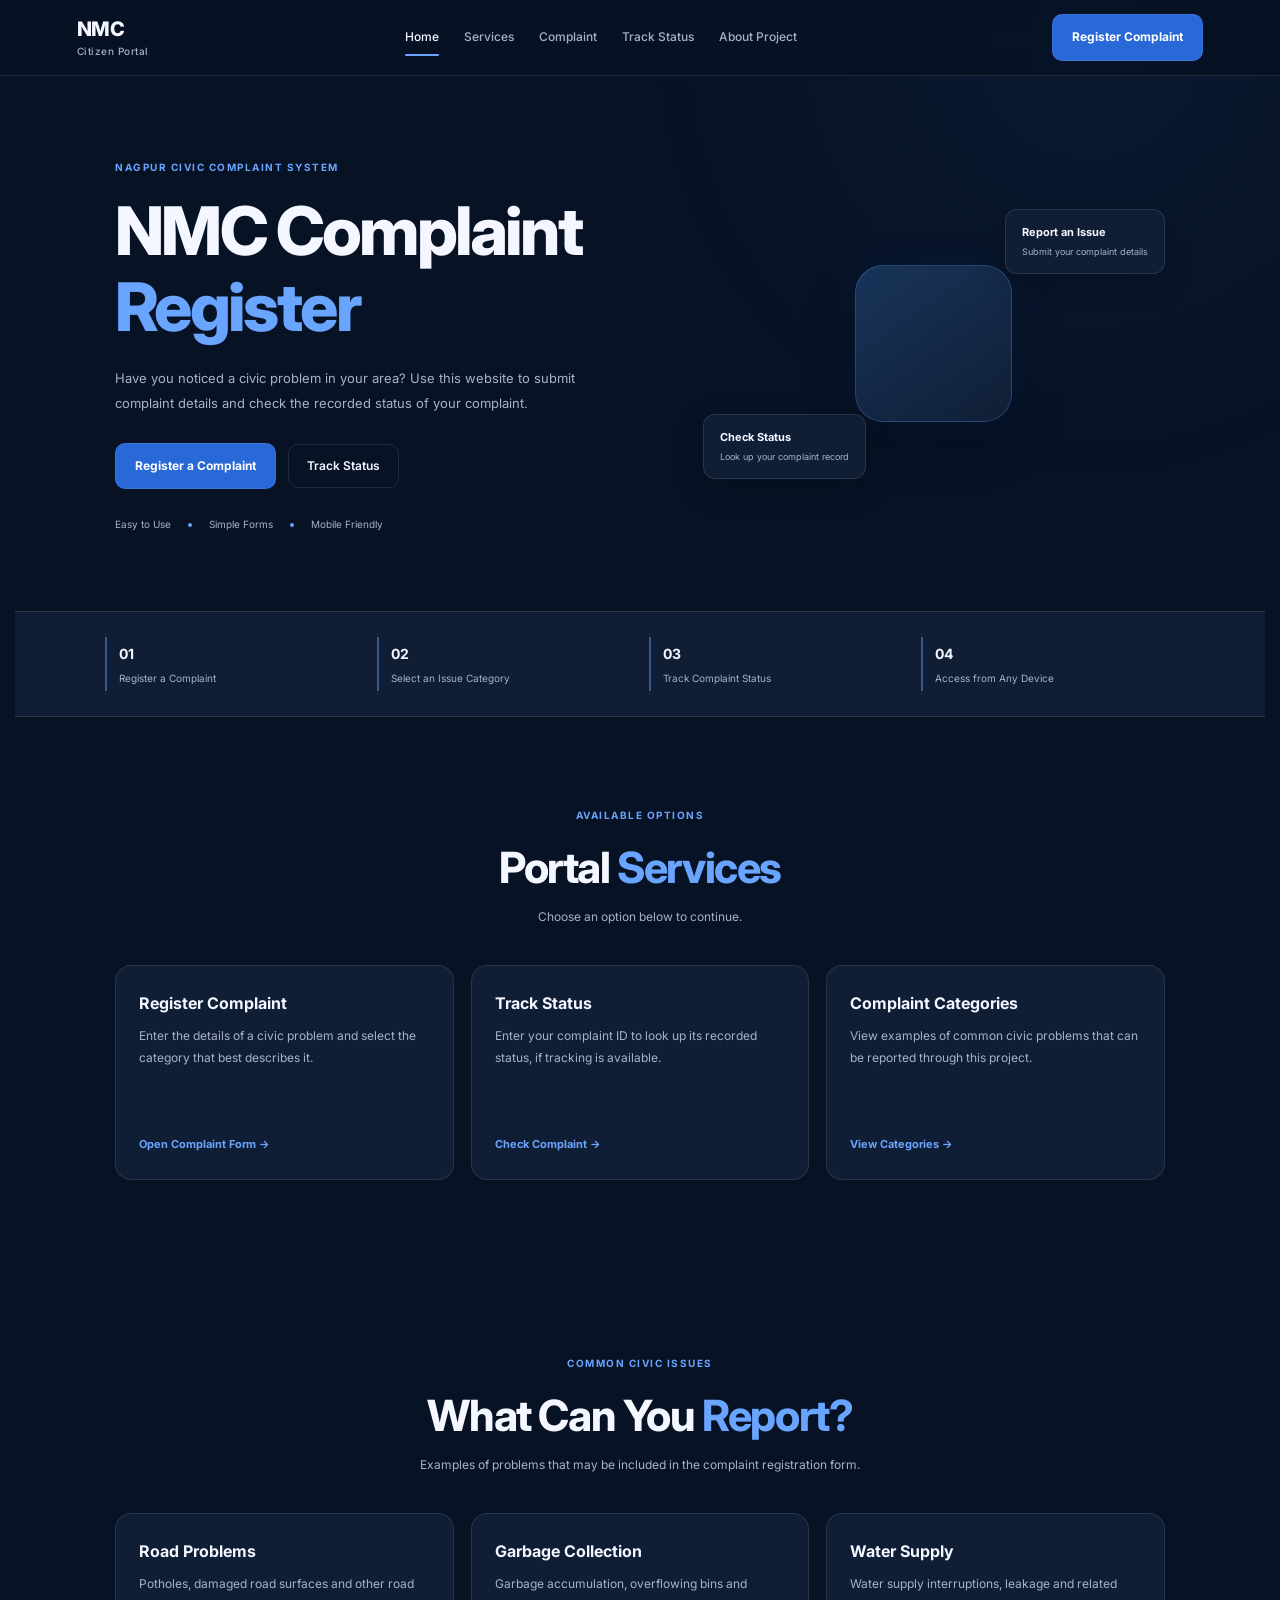
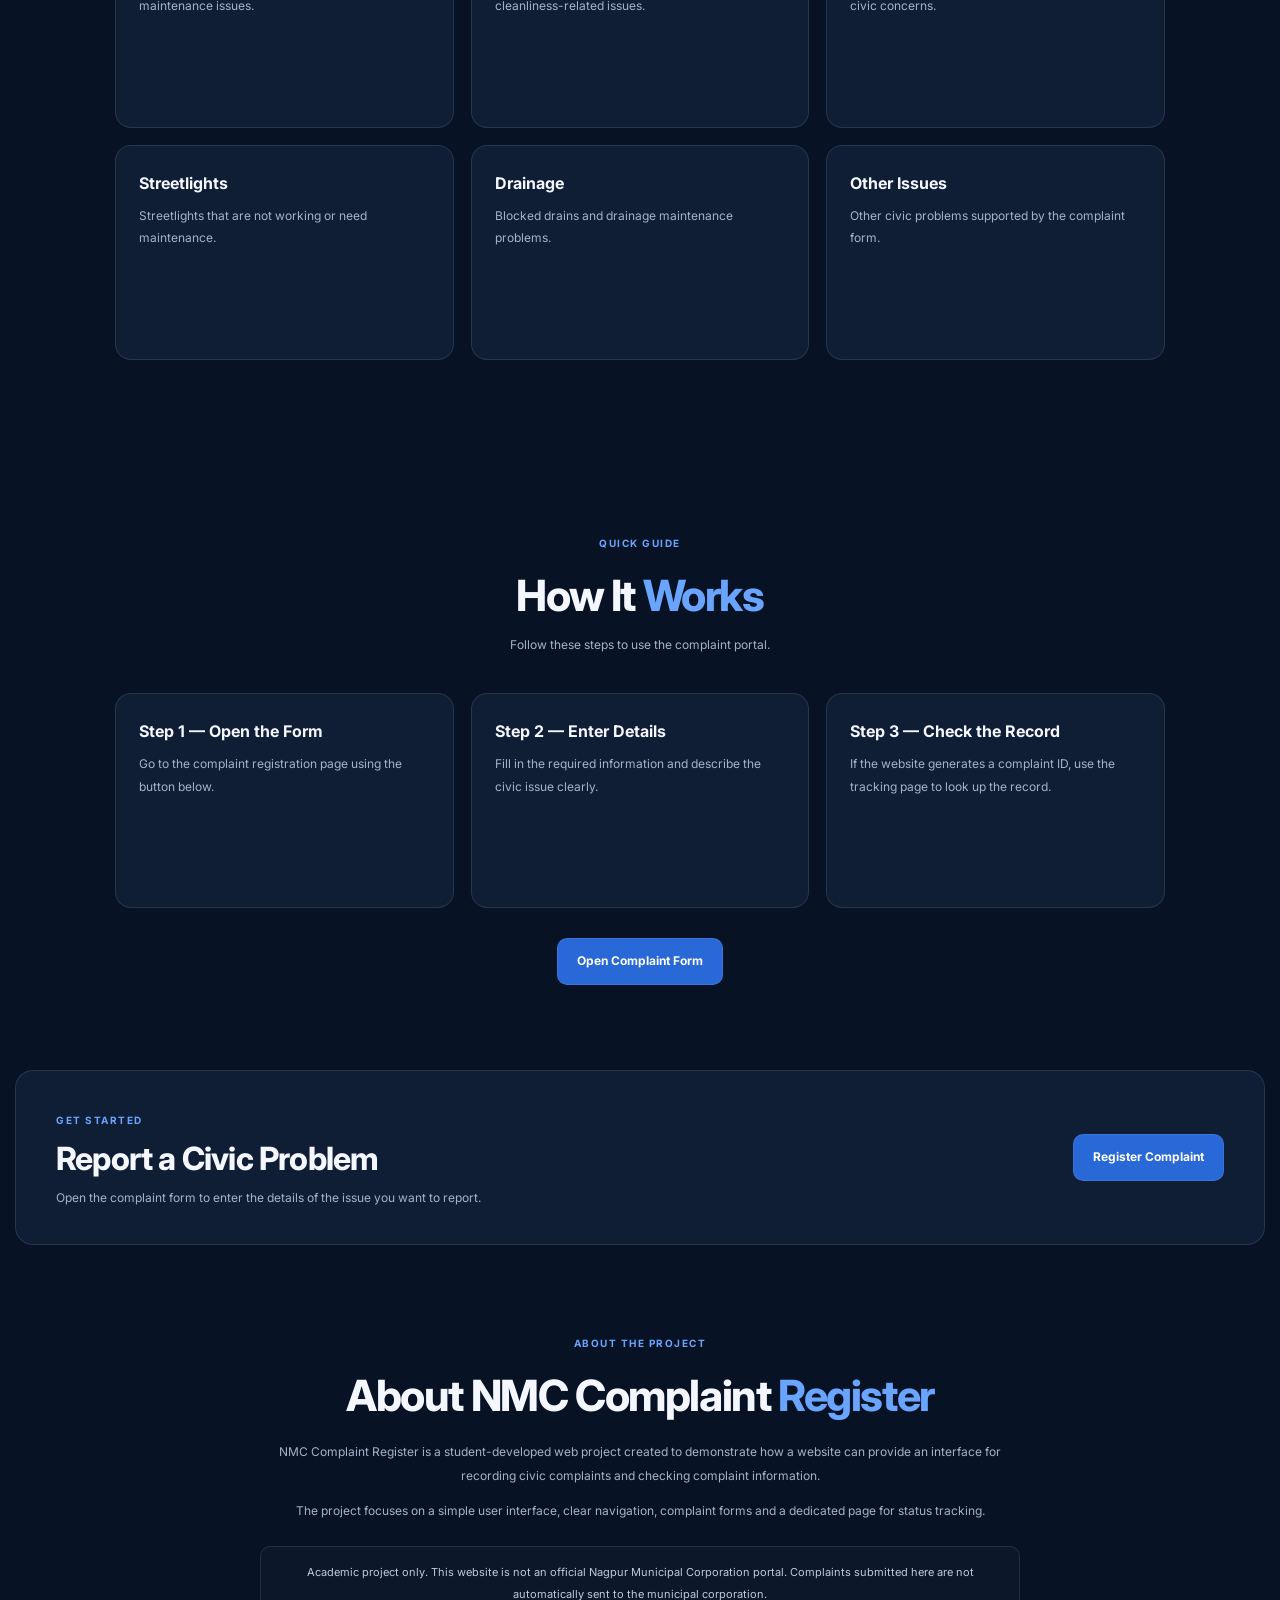
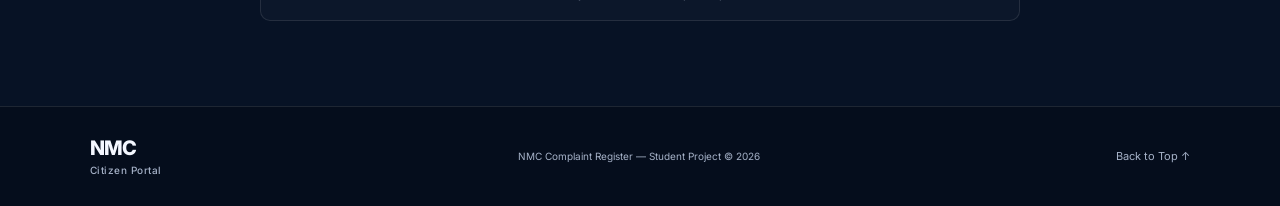
<file: index.html>
<!DOCTYPE html><html lang="en">
<head>
    <meta charset="UTF-8">
    <meta name="viewport" content="width=device-width, initial-scale=1.0">
    <meta name="theme-color" content="#071225"><title>NMC Complaint Register</title>

<meta name="description" content="A student-developed website project demonstrating civic complaint registration and status tracking for Nagpur.">

<link rel="stylesheet" href="style.css">

<link rel="preconnect" href="https://fonts.googleapis.com">
<link rel="preconnect" href="https://fonts.gstatic.com" crossorigin>
<link href="https://fonts.googleapis.com/css2?family=Inter:wght@400;500;600;700;800&display=swap" rel="stylesheet">

</head><body id="top"><!-- Navigation -->
<header class="navbar">

    <a href="index.html" class="logo" aria-label="NMC Citizen Portal Home">
        <span>NMC</span>
        <span>Citizen Portal</span>
    </a>

    <button
        class="menu-toggle"
        id="menuToggle"
        type="button"
        aria-label="Toggle navigation"
        aria-expanded="false"
        aria-controls="navLinks">

        <span></span>
        <span></span>
        <span></span>

    </button>

    <nav class="nav-links" id="navLinks">
        <a href="index.html" class="active">Home</a>
        <a href="#services">Services</a>
        <a href="complaint.html">Complaint</a>
        <a href="track.html">Track Status</a>
        <a href="#about">About Project</a>
    </nav>

    <a href="complaint.html" class="nav-btn">
        Register Complaint
    </a>

</header>


<main>

    <!-- Hero Section -->
    <section class="hero">

        <div class="hero-content reveal">

            <span class="eyebrow">
                NAGPUR CIVIC COMPLAINT SYSTEM
            </span>

            <h1>
                NMC Complaint<br>
                <span>Register</span>
            </h1>

            <p class="hero-text">
                Have you noticed a civic problem in your area?
                Use this website to submit complaint details and
                check the recorded status of your complaint.
            </p>

            <div class="hero-actions">

                <a href="complaint.html" class="primary-btn">
                    Register a Complaint
                </a>

                <a href="track.html" class="secondary-btn">
                    Track Status
                </a>

            </div>

            <div class="trust-line">
                <span>Easy to Use</span>
                <span>Simple Forms</span>
                <span>Mobile Friendly</span>
            </div>

        </div>


        <div class="hero-visual reveal">

            <div class="float-card card-top">
                <div>
                    <strong>Report an Issue</strong>
                    <small>Submit your complaint details</small>
                </div>
            </div>

            <div class="float-card card-bottom">
                <div>
                    <strong>Check Status</strong>
                    <small>Look up your complaint record</small>
                </div>
            </div>

        </div>

    </section>


    <!-- Main Features -->
    <section class="stats reveal" aria-label="Portal features">

        <div>
            <strong>01</strong>
            <small>Register a Complaint</small>
        </div>

        <div>
            <strong>02</strong>
            <small>Select an Issue Category</small>
        </div>

        <div>
            <strong>03</strong>
            <small>Track Complaint Status</small>
        </div>

        <div>
            <strong>04</strong>
            <small>Access from Any Device</small>
        </div>

    </section>


    <!-- Services -->
    <section class="services section" id="services">

        <div class="section-heading reveal">

            <span class="eyebrow">
                AVAILABLE OPTIONS
            </span>

            <h2>
                Portal <span>Services</span>
            </h2>

            <p>
                Choose an option below to continue.
            </p>

        </div>


        <div class="service-grid">

            <a href="complaint.html" class="service-card reveal">

                <h3>Register Complaint</h3>

                <p>
                    Enter the details of a civic problem and
                    select the category that best describes it.
                </p>

                <span class="learn-more">
                    Open Complaint Form &rarr;
                </span>

            </a>


            <a href="track.html" class="service-card reveal">

                <h3>Track Status</h3>

                <p>
                    Enter your complaint ID to look up its
                    recorded status, if tracking is available.
                </p>

                <span class="learn-more">
                    Check Complaint &rarr;
                </span>

            </a>


            <a href="#categories" class="service-card reveal">

                <h3>Complaint Categories</h3>

                <p>
                    View examples of common civic problems
                    that can be reported through this project.
                </p>

                <span class="learn-more">
                    View Categories &rarr;
                </span>

            </a>

        </div>

    </section>


    <!-- Complaint Categories -->
    <section class="services section" id="categories">

        <div class="section-heading reveal">

            <span class="eyebrow">
                COMMON CIVIC ISSUES
            </span>

            <h2>
                What Can You <span>Report?</span>
            </h2>

            <p>
                Examples of problems that may be included
                in the complaint registration form.
            </p>

        </div>


        <div class="service-grid">

            <div class="service-card reveal">

                <h3>Road Problems</h3>

                <p>
                    Potholes, damaged road surfaces and
                    other road maintenance issues.
                </p>

            </div>


            <div class="service-card reveal">

                <h3>Garbage Collection</h3>

                <p>
                    Garbage accumulation, overflowing bins
                    and cleanliness-related issues.
                </p>

            </div>


            <div class="service-card reveal">

                <h3>Water Supply</h3>

                <p>
                    Water supply interruptions, leakage
                    and related civic concerns.
                </p>

            </div>


            <div class="service-card reveal">

                <h3>Streetlights</h3>

                <p>
                    Streetlights that are not working
                    or need maintenance.
                </p>

            </div>


            <div class="service-card reveal">

                <h3>Drainage</h3>

                <p>
                    Blocked drains and drainage
                    maintenance problems.
                </p>

            </div>


            <div class="service-card reveal">

                <h3>Other Issues</h3>

                <p>
                    Other civic problems supported
                    by the complaint form.
                </p>

            </div>

        </div>

    </section>


    <!-- How It Works -->
    <section class="services section" id="how-it-works">

        <div class="section-heading reveal">

            <span class="eyebrow">
                QUICK GUIDE
            </span>

            <h2>
                How It <span>Works</span>
            </h2>

            <p>
                Follow these steps to use the complaint portal.
            </p>

        </div>


        <div class="service-grid">

            <div class="service-card reveal">

                <h3>Step 1 — Open the Form</h3>

                <p>
                    Go to the complaint registration page
                    using the button below.
                </p>

            </div>


            <div class="service-card reveal">

                <h3>Step 2 — Enter Details</h3>

                <p>
                    Fill in the required information and
                    describe the civic issue clearly.
                </p>

            </div>


            <div class="service-card reveal">

                <h3>Step 3 — Check the Record</h3>

                <p>
                    If the website generates a complaint ID,
                    use the tracking page to look up the record.
                </p>

            </div>

        </div>


        <div class="hero-actions reveal" style="justify-content: center; margin-top: 30px;">

            <a href="complaint.html" class="primary-btn">
                Open Complaint Form
            </a>

        </div>

    </section>


    <!-- Call to Action -->
    <section class="cta reveal">

        <div>

            <span class="eyebrow">
                GET STARTED
            </span>

            <h2>Report a Civic Problem</h2>

            <p>
                Open the complaint form to enter the details
                of the issue you want to report.
            </p>

        </div>

        <a href="complaint.html" class="primary-btn">
            Register Complaint
        </a>

    </section>


    <!-- About Project -->
    <section class="about section reveal" id="about">

        <span class="eyebrow">
            ABOUT THE PROJECT
        </span>

        <h2>
            About NMC Complaint <span>Register</span>
        </h2>

        <p>
            NMC Complaint Register is a student-developed
            web project created to demonstrate how a website
            can provide an interface for recording civic
            complaints and checking complaint information.
        </p>

        <p>
            The project focuses on a simple user interface,
            clear navigation, complaint forms and a dedicated
            page for status tracking.
        </p>

        <p class="notice">
            Academic project only. This website is not an
            official Nagpur Municipal Corporation portal.
            Complaints submitted here are not automatically
            sent to the municipal corporation.
        </p>

    </section>

</main>


<!-- Footer -->
<footer class="footer">

    <a href="index.html" class="logo">
        <span>NMC</span>
        <span>Citizen Portal</span>
    </a>

    <p>
        NMC Complaint Register — Student Project
        &copy; <span id="year"></span>
    </p>

    <a href="#top">
        Back to Top &uarr;
    </a>

</footer>


<!-- JavaScript -->
<script src="script.js"></script>

<script>
    // Update the copyright year.
    const yearElement = document.getElementById("year");

    if (yearElement) {
        yearElement.textContent = new Date().getFullYear();
    }
</script>

</body>
</html>
</file>
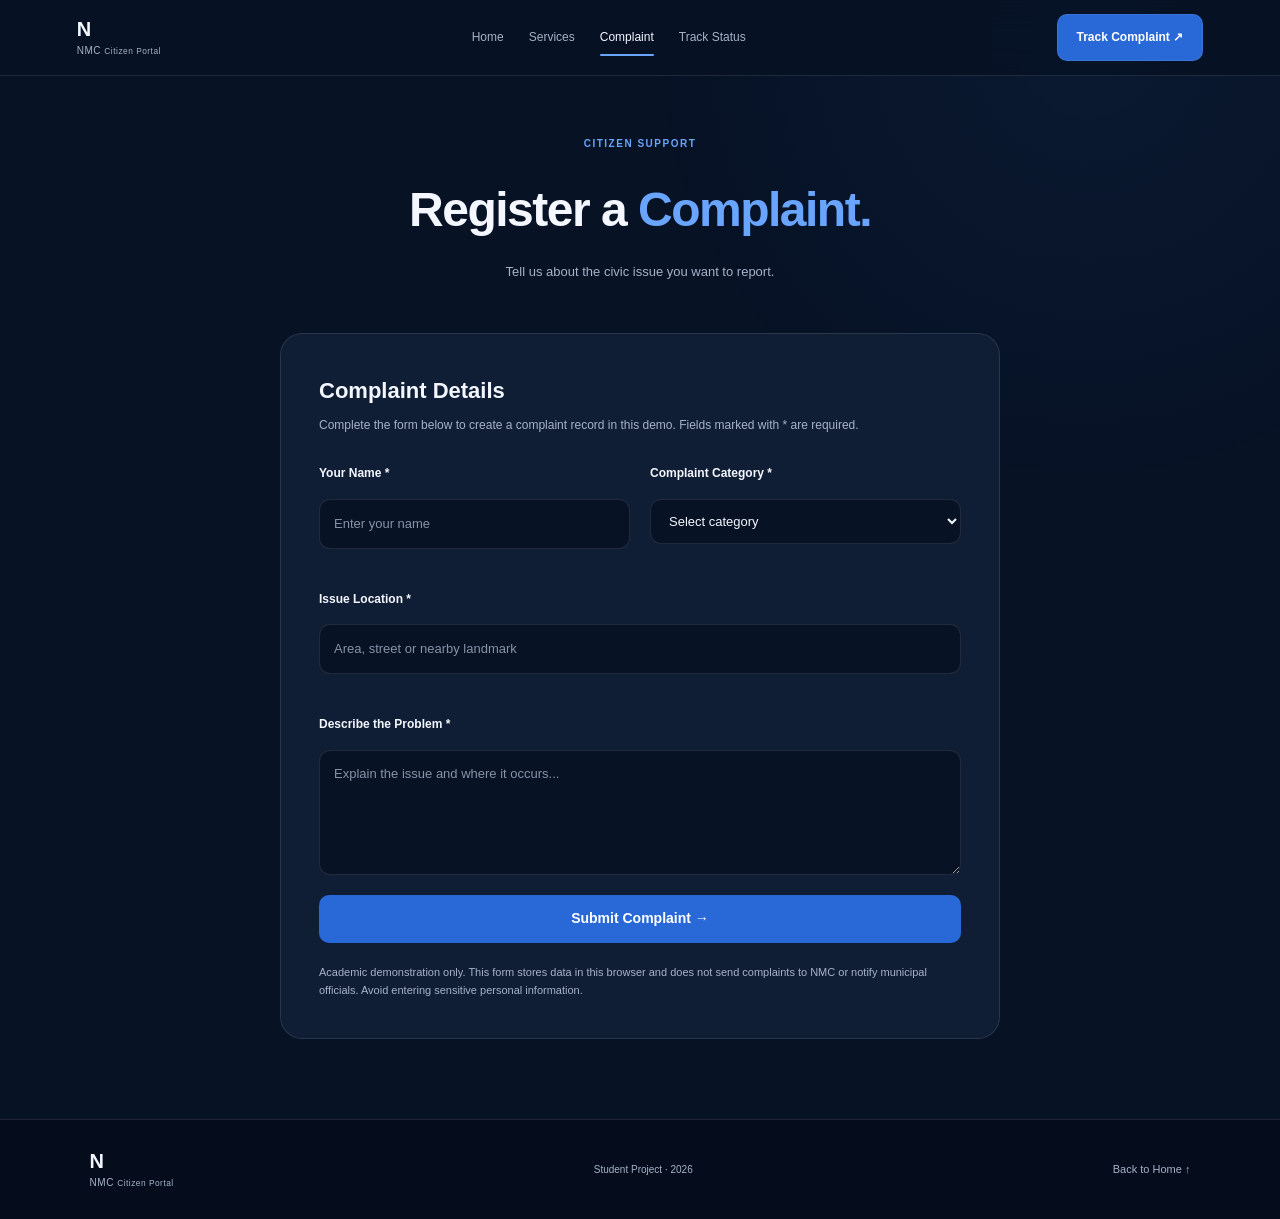
<file: complaint.html>
<!DOCTYPE html><html lang="en">
<head>
  <meta charset="UTF-8">
  <meta name="viewport" content="width=device-width, initial-scale=1.0">
  <meta name="theme-color" content="#071225">
  <meta name="description" content="Register a civic complaint in the NMC Complaint Register student project.">
  <title>Register Complaint | NMC Citizen Portal</title>
  <link rel="stylesheet" href="style.css">  <style>
    .page-hero {
      padding: 55px 7% 25px;
      text-align: center;
    }

    .page-hero h1 {
      font-size: clamp(32px, 5vw, 48px);
      letter-spacing: -1.5px;
    }

    .page-hero h1 span {
      color: var(--blue);
    }

    .page-hero p {
      color: var(--muted);
      font-size: 13px;
      margin-top: 10px;
    }

    .form-wrap {
      max-width: 760px;
      margin: 0 auto;
      padding: 25px 20px 80px;
    }

    .form-panel {
      padding: clamp(22px, 5vw, 38px);
      background: var(--panel);
      border: 1px solid var(--border);
      border-radius: 22px;
    }

    .form-panel h2 {
      font-size: 22px;
      margin-bottom: 6px;
    }

    .form-note {
      color: var(--muted);
      font-size: 12px;
      margin-bottom: 28px;
      line-height: 1.7;
    }

    .form-grid {
      display: grid;
      grid-template-columns: 1fr 1fr;
      gap: 20px;
    }

    .field {
      display: flex;
      flex-direction: column;
      gap: 8px;
      margin-bottom: 20px;
      min-width: 0;
    }

    .field.full {
      grid-column: 1 / -1;
    }

    .field label {
      font-size: 12px;
      font-weight: 600;
    }

    .field input,
    .field select,
    .field textarea {
      width: 100%;
      padding: 13px 14px;
      color: var(--text);
      background: var(--bg);
      border: 1px solid var(--border);
      border-radius: 11px;
      font: inherit;
      font-size: 13px;
      outline: none;
      transition: border-color .2s, box-shadow .2s;
    }

    .field select option {
      background: var(--panel);
      color: var(--text);
    }

    .field textarea {
      min-height: 125px;
      resize: vertical;
      line-height: 1.6;
    }

    .field input:focus,
    .field select:focus,
    .field textarea:focus {
      border-color: var(--blue);
      box-shadow: 0 0 0 3px #69a5ff20;
    }

    .field input::placeholder,
    .field textarea::placeholder {
      color: var(--muted);
      opacity: .8;
    }

    .submit-btn {
      width: 100%;
      justify-content: center;
      border: 0;
      cursor: pointer;
      font: inherit;
      font-weight: 700;
      color: white;
    }

    .submit-btn:disabled {
      opacity: .65;
      cursor: wait;
    }

    .result {
      display: none;
      margin-top: 22px;
      padding: 20px;
      border-radius: 14px;
      background: #163a36;
      border: 1px solid #4ccda066;
      overflow-wrap: anywhere;
    }

    .result.show {
      display: block;
      animation: menuIn .3s ease;
    }

    .result p {
      font-size: 13px;
      margin-top: 8px;
      line-height: 1.6;
    }

    .result-id {
      font-size: 22px;
      font-weight: 800;
      color: #85f0c0;
      margin: 10px 0 14px;
      overflow-wrap: anywhere;
    }

    .result a {
      display: inline-block;
      color: #a8c9ff;
      text-decoration: underline;
      font-size: 12px;
      margin-top: 12px;
    }

    .copy-btn {
      cursor: pointer;
      border: 1px solid #ffffff30;
      border-radius: 9px;
      padding: 10px 14px;
      color: white;
      background: #ffffff12;
      font: inherit;
      font-size: 12px;
      font-weight: 600;
    }

    .copy-btn:hover {
      background: #ffffff20;
    }

    .form-error {
      display: none;
      margin-top: 16px;
      padding: 12px;
      border-radius: 10px;
      background: #48262e;
      color: #ffb5bf;
      font-size: 12px;
      line-height: 1.6;
    }

    .form-error.show {
      display: block;
    }

    .demo-note {
      font-size: 11px;
      color: var(--muted);
      margin-top: 20px;
      line-height: 1.7;
    }

    @media (max-width: 600px) {
      .form-grid {
        grid-template-columns: 1fr;
        gap: 0;
      }

      .page-hero {
        padding-top: 40px;
      }

      .form-wrap {
        padding-left: 16px;
        padding-right: 16px;
      }
    }

    @media (prefers-reduced-motion: reduce) {
      .result.show {
        animation: none;
      }
    }
  </style></head><body><header class="navbar">
  <a class="logo" href="index.html">
    <span class="logo-icon">N</span>
    <span>NMC <small>Citizen Portal</small></span>
  </a><button
class="menu-toggle"
id="menuToggle"
type="button"
aria-label="Toggle navigation"
aria-expanded="false"
aria-controls="navLinks">☰</button>

  <nav class="nav-links" id="navLinks">
    <a href="index.html">Home</a>
    <a href="index.html#services">Services</a>
    <a class="active" href="complaint.html" aria-current="page">Complaint</a>
    <a href="track.html">Track Status</a>
  </nav><a href="track.html" class="nav-btn">Track Complaint ↗</a>

</header><main>
  <section class="page-hero reveal">
    <span class="eyebrow">CITIZEN SUPPORT</span>
    <h1>Register a <span>Complaint.</span></h1>
    <p>Tell us about the civic issue you want to report.</p>
  </section>  <div class="form-wrap reveal">
    <form class="form-panel" id="complaintForm">
      <h2>Complaint Details</h2>
      <p class="form-note">
        Complete the form below to create a complaint record in this demo.
        Fields marked with * are required.
      </p>  <div class="form-grid">
    <div class="field">
      <label for="citizenName">Your Name *</label>
      <input
        id="citizenName"
        name="citizenName"
        type="text"
        autocomplete="name"
        required
        maxlength="80"
        placeholder="Enter your name">
    </div>

    <div class="field">
      <label for="category">Complaint Category *</label>
      <select id="category" name="category" required>
        <option value="">Select category</option>
        <option value="Garbage Collection">Garbage Collection</option>
        <option value="Road Damage">Road Damage</option>
        <option value="Water Supply">Water Supply</option>
        <option value="Streetlight Issue">Streetlight Issue</option>
        <option value="Drainage Problem">Drainage Problem</option>
        <option value="Public Cleanliness">Public Cleanliness</option>
        <option value="Other Civic Issue">Other Civic Issue</option>
      </select>
    </div>

    <div class="field full">
      <label for="location">Issue Location *</label>
      <input
        id="location"
        name="location"
        type="text"
        required
        maxlength="180"
        placeholder="Area, street or nearby landmark">
    </div>

    <div class="field full">
      <label for="description">Describe the Problem *</label>
      <textarea
        id="description"
        name="description"
        required
        minlength="10"
        maxlength="1500"
        placeholder="Explain the issue and where it occurs..."></textarea>
    </div>
  </div>

  <button type="submit" class="primary-btn submit-btn" id="submitBtn">
    Submit Complaint →
  </button>

  <div class="form-error" id="formError" role="alert"></div>

  <div class="result" id="result" role="status" aria-live="polite">
    <strong>Complaint registered successfully!</strong>
    <p>Your demo complaint ID is:</p>

    <div class="result-id" id="complaintId"></div>

    <button type="button" class="copy-btn" id="copyId">
      Copy Complaint ID
    </button>

    <p>Keep this ID to look up your complaint record.</p>
    <a href="track.html">Go to Track Complaint →</a>
  </div>

  <p class="demo-note">
    Academic demonstration only. This form stores data in this browser
    and does not send complaints to NMC or notify municipal officials.
    Avoid entering sensitive personal information.
  </p>
</form>

  </div>
</main><footer class="footer">
  <a class="logo" href="index.html">
    <span class="logo-icon">N</span>
    <span>NMC <small>Citizen Portal</small></span>
  </a>  <p>Student Project · <span id="year"></span></p>
  <a href="index.html">Back to Home ↑</a>
</footer><script src="script.js"></script><script>
(function () {
  const form = document.getElementById("complaintForm");
  const result = document.getElementById("result");
  const complaintId = document.getElementById("complaintId");
  const formError = document.getElementById("formError");
  const submitBtn = document.getElementById("submitBtn");
  const copyBtn = document.getElementById("copyId");

  let currentId = "";

  function readRecords() {
    const stored = localStorage.getItem("nmcComplaints");

    if (!stored) return [];

    const parsed = JSON.parse(stored);

    if (!Array.isArray(parsed)) {
      throw new Error("Stored complaint data is invalid.");
    }

    return parsed;
  }

  function createComplaintId(records) {
    let id;

    do {
      const randomPart = Math.random()
        .toString(36)
        .slice(2, 8)
        .toUpperCase();

      id = "NMC-" + Date.now().toString().slice(-8) + randomPart;
    } while (records.some(item => item && item.id === id));

    return id;
  }

  function showError(text) {
    formError.textContent = text;
    formError.classList.add("show");
  }

  form.addEventListener("submit", function (event) {
    event.preventDefault();

    if (!form.reportValidity()) return;

    formError.textContent = "";
    formError.classList.remove("show");
    submitBtn.disabled = true;
    submitBtn.textContent = "Saving...";

    try {
      const records = readRecords();
      const id = createComplaintId(records);

      const complaint = {
        id: id,
        name: document.getElementById("citizenName").value.trim(),
        category: document.getElementById("category").value,
        location: document.getElementById("location").value.trim(),
        description: document.getElementById("description").value.trim(),
        status: "Submitted",
        date: new Date().toLocaleString()
      };

      records.push(complaint);

      // Save first. Show success only if saving succeeds.
      localStorage.setItem("nmcComplaints", JSON.stringify(records));

      currentId = id;
      complaintId.textContent = currentId;
      result.classList.add("show");

      form.reset();
      result.scrollIntoView({
        behavior: "smooth",
        block: "center"
      });
    } catch (error) {
      showError(
        "The complaint could not be saved in this browser. " +
        "Check browser storage settings and try again."
      );
    } finally {
      submitBtn.disabled = false;
      submitBtn.textContent = "Submit Complaint →";
    }
  });

  copyBtn.addEventListener("click", async function () {
    if (!currentId) return;

    try {
      await navigator.clipboard.writeText(currentId);
      copyBtn.textContent = "Copied ✓";
    } catch (error) {
      window.prompt("Copy your complaint ID:", currentId);
    }

    window.setTimeout(function () {
      copyBtn.textContent = "Copy Complaint ID";
    }, 2000);
  });
})();
</script></body>
</html>
</file>
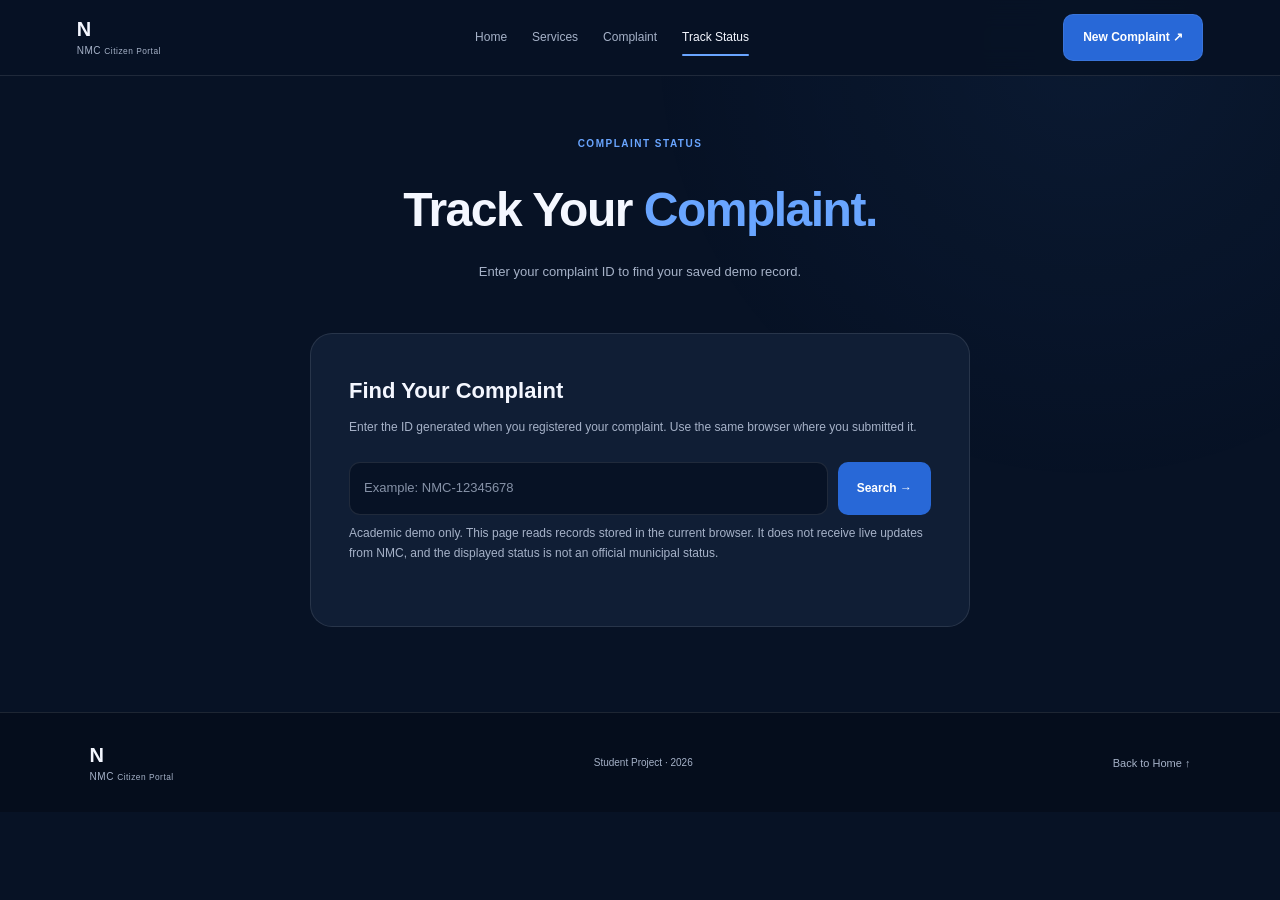
<file: track.html>
<!DOCTYPE html><html lang="en">
<head>
  <meta charset="UTF-8">
  <meta name="viewport" content="width=device-width, initial-scale=1.0">
  <meta name="theme-color" content="#071225">
  <meta name="description" content="Track a complaint in the NMC Complaint Register student project.">
  <title>Track Complaint | NMC Citizen Portal</title>
  <link rel="stylesheet" href="style.css">  <style>
    .page-hero {
      padding: 55px 7% 25px;
      text-align: center;
    }

    .page-hero h1 {
      font-size: clamp(32px, 5vw, 48px);
      letter-spacing: -1.5px;
    }

    .page-hero h1 span {
      color: var(--blue);
    }

    .page-hero p {
      color: var(--muted);
      font-size: 13px;
      margin-top: 10px;
      line-height: 1.7;
    }

    .track-wrap {
      max-width: 700px;
      padding: 25px 20px 85px;
      margin: auto;
    }

    .track-panel {
      padding: clamp(23px, 5vw, 38px);
      background: var(--panel);
      border: 1px solid var(--border);
      border-radius: 22px;
    }

    .track-panel h2 {
      font-size: 22px;
    }

    .track-panel > p {
      color: var(--muted);
      font-size: 12px;
      line-height: 1.7;
      margin: 8px 0 25px;
    }

    .search-form {
      display: flex;
      gap: 10px;
    }

    .search-form input {
      flex: 1;
      min-width: 0;
      padding: 14px;
      background: var(--bg);
      color: var(--text);
      border: 1px solid var(--border);
      border-radius: 11px;
      outline: none;
      font: inherit;
      font-size: 13px;
    }

    .search-form input:focus {
      border-color: var(--blue);
      box-shadow: 0 0 0 3px #69a5ff20;
    }

    .search-form input::placeholder {
      color: var(--muted);
      opacity: .8;
    }

    .search-form button {
      border: 0;
      color: white;
      cursor: pointer;
      font: inherit;
      font-size: 12px;
      font-weight: 700;
      white-space: nowrap;
    }

    .message {
      display: none;
      padding: 14px;
      margin-top: 20px;
      border-radius: 11px;
      font-size: 12px;
      line-height: 1.7;
    }

    .message.show {
      display: block;
      animation: menuIn .25s ease;
    }

    .message.error {
      background: #48262e;
      color: #ffb5bf;
    }

    .message.success {
      background: #163a36;
      color: #a3f0d1;
    }

    .record {
      display: none;
      margin-top: 24px;
      padding: 23px;
      background: var(--bg);
      border: 1px solid var(--border);
      border-radius: 16px;
      overflow-wrap: anywhere;
    }

    .record.show {
      display: block;
      animation: menuIn .35s ease;
    }

    .record-top {
      display: flex;
      justify-content: space-between;
      gap: 12px;
      align-items: center;
      flex-wrap: wrap;
    }

    .record-id {
      color: var(--blue);
      font-size: 14px;
      font-weight: 800;
      overflow-wrap: anywhere;
    }

    .status {
      display: inline-block;
      padding: 6px 11px;
      border-radius: 20px;
      background: #234d43;
      color: #9af0cb;
      font-size: 10px;
      font-weight: 700;
    }

    .record h3 {
      font-size: 18px;
      margin: 20px 0 6px;
    }

    .record-description {
      color: var(--muted);
      font-size: 12px;
      line-height: 1.8;
      margin-bottom: 22px;
      white-space: pre-wrap;
      overflow-wrap: anywhere;
    }

    .details-grid {
      display: grid;
      grid-template-columns: 1fr 1fr;
      gap: 18px;
    }

    .detail {
      border-top: 1px solid var(--border);
      padding-top: 12px;
      min-width: 0;
    }

    .detail small {
      color: var(--muted);
      display: block;
      font-size: 10px;
      margin-bottom: 5px;
    }

    .detail strong {
      font-size: 12px;
      line-height: 1.7;
      overflow-wrap: anywhere;
      display: block;
    }

    .demo-note {
      color: var(--muted);
      font-size: 11px;
      line-height: 1.8;
      margin-top: 20px;
    }

    @media (max-width: 500px) {
      .search-form {
        flex-direction: column;
      }

      .search-form button {
        justify-content: center;
        width: 100%;
      }

      .details-grid {
        grid-template-columns: 1fr;
        gap: 13px;
      }

      .track-wrap {
        padding-left: 16px;
        padding-right: 16px;
      }
    }

    @media (prefers-reduced-motion: reduce) {
      .message.show,
      .record.show {
        animation: none;
      }
    }
  </style></head><body><header class="navbar">
  <a class="logo" href="index.html">
    <span class="logo-icon">N</span>
    <span>NMC <small>Citizen Portal</small></span>
  </a><button
class="menu-toggle"
id="menuToggle"
type="button"
aria-label="Toggle navigation"
aria-expanded="false"
aria-controls="navLinks">☰</button>

  <nav class="nav-links" id="navLinks">
    <a href="index.html">Home</a>
    <a href="index.html#services">Services</a>
    <a href="complaint.html">Complaint</a>
    <a class="active" href="track.html" aria-current="page">Track Status</a>
  </nav><a href="complaint.html" class="nav-btn">New Complaint ↗</a>

</header><main>
  <section class="page-hero reveal">
    <span class="eyebrow">COMPLAINT STATUS</span>
    <h1>Track Your <span>Complaint.</span></h1>
    <p>Enter your complaint ID to find your saved demo record.</p>
  </section>  <div class="track-wrap reveal">
    <section class="track-panel">
      <h2>Find Your Complaint</h2>
      <p>
        Enter the ID generated when you registered your complaint.
        Use the same browser where you submitted it.
      </p>  <form class="search-form" id="trackForm">
    <input
      id="searchId"
      name="searchId"
      type="text"
      maxlength="40"
      placeholder="Example: NMC-12345678"
      aria-label="Complaint ID"
      autocomplete="off"
      required>

    <button class="primary-btn" type="submit">Search →</button>
  </form>

  <div
    id="message"
    class="message"
    role="status"
    aria-live="polite"></div>

  <section
    id="record"
    class="record"
    aria-label="Complaint details"
    aria-live="polite">

    <div class="record-top">
      <span class="record-id" id="recordId"></span>
      <span class="status" id="recordStatus"></span>
    </div>

    <h3 id="recordCategory"></h3>
    <p class="record-description" id="recordDescription"></p>

    <div class="details-grid">
      <div class="detail">
        <small>Citizen Name</small>
        <strong id="recordName"></strong>
      </div>

      <div class="detail">
        <small>Issue Location</small>
        <strong id="recordLocation"></strong>
      </div>

      <div class="detail">
        <small>Submitted On</small>
        <strong id="recordDate"></strong>
      </div>

      <div class="detail">
        <small>Current Status</small>
        <strong id="recordStatusText"></strong>
      </div>
    </div>
  </section>

  <p class="demo-note">
    Academic demo only. This page reads records stored in the current
    browser. It does not receive live updates from NMC, and the displayed
    status is not an official municipal status.
  </p>
</section>

  </div>
</main><footer class="footer">
  <a class="logo" href="index.html">
    <span class="logo-icon">N</span>
    <span>NMC <small>Citizen Portal</small></span>
  </a>  <p>Student Project · <span id="year"></span></p>
  <a href="index.html">Back to Home ↑</a>
</footer><script src="script.js"></script><script>
(function () {
  const trackForm = document.getElementById("trackForm");
  const searchId = document.getElementById("searchId");
  const message = document.getElementById("message");
  const record = document.getElementById("record");

  function showMessage(text, type) {
    message.textContent = text;
    message.className = "message show " + type;
  }

  function hideRecord() {
    record.classList.remove("show");
  }

  function setText(id, value) {
    const element = document.getElementById(id);

    // Use textContent to display stored user input safely.
    element.textContent =
      typeof value === "string" && value.trim()
        ? value
        : "Not provided";
  }

  function readRecords() {
    const stored = localStorage.getItem("nmcComplaints");

    if (!stored) return [];

    const parsed = JSON.parse(stored);

    if (!Array.isArray(parsed)) {
      throw new Error("Invalid complaint storage format.");
    }

    return parsed;
  }

  trackForm.addEventListener("submit", function (event) {
    event.preventDefault();

    const id = searchId.value.trim().toUpperCase();

    if (!id) {
      hideRecord();
      showMessage("Please enter a complaint ID.", "error");
      return;
    }

    let records;

    try {
      records = readRecords();
    } catch (error) {
      hideRecord();
      showMessage(
        "Saved complaint data could not be read. Try refreshing the page.",
        "error"
      );
      return;
    }

    const complaint = records.find(function (item) {
      return (
        item &&
        typeof item.id === "string" &&
        item.id.toUpperCase() === id
      );
    });

    if (!complaint) {
      hideRecord();
      showMessage(
        "Complaint not found. Check the ID and make sure you are using the same browser where you registered it.",
        "error"
      );
      return;
    }

    const status =
      typeof complaint.status === "string" && complaint.status.trim()
        ? complaint.status
        : "Submitted";

    setText("recordId", complaint.id);
    setText("recordStatus", status);
    setText("recordCategory", complaint.category);
    setText("recordDescription", complaint.description);
    setText("recordName", complaint.name);
    setText("recordLocation", complaint.location);
    setText("recordDate", complaint.date);
    setText("recordStatusText", status);

    message.className = "message";
    message.textContent = "";

    record.classList.add("show");
    record.scrollIntoView({
      behavior: "smooth",
      block: "nearest"
    });
  });
})();
</script></body>
</html>
</file>
<file: style.css>
/* ==========================================
NMC COMPLAINT REGISTER
Navy Blue | Clean Professional UI
========================================== */

:root {
--bg: #071225;
--bg-deep: #050d1c;
--panel: #101e35;
--panel-light: #162945;

--blue: #69a5ff;
--blue-bright: #4b91ff;
--blue-dark: #2868d7;
--purple: #a18aff;

--text: #f4f7ff;
--muted: #a6b2c8;
--green: #72ddb0;

--border: rgba(255, 255, 255, 0.10);
--glow: rgba(75, 145, 255, 0.12);

--radius: 16px;
--transition: 0.25s ease;
--content-width: 1180px;
}

/* ==========================================
RESET
========================================== */

* {
  box-sizing: border-box;
  margin: 0;
  padding: 0;
  }

html {
scroll-behavior: smooth;
scroll-padding-top: 95px;
}

body {
min-height: 100vh;
overflow-x: hidden;

background: var(--bg);
color: var(--text);

font-family: 'Inter', sans-serif;
font-size: 14px;
line-height: 1.7;
}

body::before {
content: "";
position: fixed;
inset: 0;
z-index: -1;
pointer-events: none;

background:
radial-gradient(
circle at 85% 5%,
rgba(75, 145, 255, 0.06),
transparent 32%
);
}

a {
color: inherit;
text-decoration: none;
}

button,
input,
select,
textarea {
font: inherit;
}

button,
a {
-webkit-tap-highlight-color: transparent;
}

img {
max-width: 100%;
}

::selection {
background: var(--blue-dark);
color: white;
}

/* ==========================================
NAVIGATION
========================================== */

.navbar {
min-height: 76px;
padding: 13px max(6%, calc((100% - 1250px) / 2));

display: flex;
align-items: center;
justify-content: space-between;
gap: 25px;

position: sticky;
top: 0;
z-index: 1000;

background: rgba(7, 18, 37, 0.96);
border-bottom: 1px solid var(--border);

backdrop-filter: blur(14px);
-webkit-backdrop-filter: blur(14px);
}

.logo {
display: flex;
flex-direction: column;
flex-shrink: 0;
gap: 0;

font-size: 20px;
font-weight: 800;
letter-spacing: -0.6px;
line-height: 1.25;
}

.logo span:first-child {
color: var(--text);
}

.logo span:last-child {
margin-top: 3px;

color: var(--muted);
font-size: 10px;
font-weight: 500;
letter-spacing: 0.5px;
}

.nav-links {
display: flex;
align-items: center;
gap: 25px;
}

.nav-links a {
position: relative;

color: var(--muted);
font-size: 12px;
font-weight: 500;

transition: color var(--transition);
}

.nav-links a:hover,
.nav-links a.active {
color: var(--text);
}

.nav-links a.active::after {
content: "";
position: absolute;

left: 0;
right: 0;
bottom: -8px;

height: 2px;
border-radius: 2px;

background: var(--blue);
}

.nav-btn,
.primary-btn {
display: inline-flex;
align-items: center;
justify-content: center;
gap: 8px;

padding: 12px 19px;

color: white;
background: var(--blue-dark);

border: 1px solid rgba(255, 255, 255, 0.08);
border-radius: 10px;

font-size: 12px;
font-weight: 700;
text-align: center;

cursor: pointer;

transition:
background var(--transition),
transform var(--transition);
}

.nav-btn:hover,
.primary-btn:hover {
background: var(--blue-bright);
transform: translateY(-2px);
}

.nav-btn:active,
.primary-btn:active {
transform: translateY(0);
}

/* ==========================================
MOBILE MENU BUTTON
========================================== */

.menu-toggle {
display: none;

width: 42px;
height: 42px;
padding: 10px;

flex-direction: column;
align-items: center;
justify-content: center;
gap: 5px;

background: var(--panel);
border: 1px solid var(--border);
border-radius: 10px;

cursor: pointer;
}

.menu-toggle span {
display: block;
width: 19px;
height: 2px;

background: var(--text);
border-radius: 3px;

transition:
transform var(--transition),
opacity var(--transition);
}

.menu-toggle[aria-expanded="true"] span:first-child {
transform: translateY(7px) rotate(45deg);
}

.menu-toggle[aria-expanded="true"] span:nth-child(2) {
opacity: 0;
}

.menu-toggle[aria-expanded="true"] span:last-child {
transform: translateY(-7px) rotate(-45deg);
}

/* ==========================================
HERO SECTION
========================================== */

.hero {
width: 100%;
max-width: 1500px;
min-height: 520px;

margin: 0 auto;
padding: 78px 9%;

display: grid;
grid-template-columns: 1.08fr 0.92fr;
align-items: center;
gap: 45px;

position: relative;
}

.hero-content {
position: relative;
z-index: 1;
}

.eyebrow {
display: inline-block;
margin-bottom: 17px;

color: var(--blue);

font-size: 10px;
font-weight: 700;
letter-spacing: 1.5px;
text-transform: uppercase;
}

.hero h1 {
font-size: clamp(43px, 5.3vw, 67px);
font-weight: 800;
line-height: 1.13;
letter-spacing: -2.8px;
}

.hero h1 span,
.section-heading h2 span,
.about h2 span {
color: var(--blue);
}

.hero-text {
max-width: 490px;
margin: 22px 0 27px;

color: var(--muted);
font-size: 13px;
line-height: 1.9;
}

.hero-actions {
display: flex;
align-items: center;
flex-wrap: wrap;
gap: 12px;
}

.secondary-btn {
display: inline-flex;
align-items: center;
justify-content: center;

padding: 11px 18px;

color: var(--text);
background: transparent;

border: 1px solid var(--border);
border-radius: 10px;

font-size: 12px;
font-weight: 600;

transition:
background var(--transition),
border-color var(--transition);
}

.secondary-btn:hover {
background: rgba(105, 165, 255, 0.08);
border-color: var(--blue);
}

.trust-line {
display: flex;
align-items: center;
flex-wrap: wrap;
gap: 17px;

margin-top: 27px;

color: var(--muted);
font-size: 10px;
}

.trust-line span {
position: relative;
}

.trust-line span:not(:last-child)::after {
content: "";
display: inline-block;

width: 4px;
height: 4px;
margin-left: 17px;

vertical-align: middle;

background: var(--blue);
border-radius: 50%;
}

/* ==========================================
HERO VISUAL
========================================== */

.hero-visual {
min-height: 340px;

display: grid;
place-items: center;

position: relative;
isolation: isolate;
}

.hero-visual::before {
content: "";

width: 155px;
height: 155px;

border-radius: 28px;
border: 1px solid rgba(105, 165, 255, 0.25);

background:
linear-gradient(
145deg,
#18345a,
#101e35
);

box-shadow:
0 18px 55px rgba(0, 0, 0, 0.20),
0 0 45px rgba(75, 145, 255, 0.06);

animation: visualFloat 6s ease-in-out infinite;
}

.orbit {
position: absolute;

width: 280px;
height: 280px;

border: 1px solid rgba(105, 165, 255, 0.16);
border-radius: 50%;

pointer-events: none;
}

.orbit-two {
width: 220px;
height: 220px;

border-style: dashed;
border-color: rgba(161, 138, 255, 0.18);
}

.float-card {
position: absolute;
z-index: 2;

padding: 13px 16px;

background: #101e35;
border: 1px solid var(--border);
border-radius: 12px;

box-shadow: 0 10px 30px rgba(0, 0, 0, 0.18);

transition:
border-color var(--transition),
transform var(--transition);
}

.float-card:hover {
border-color: rgba(105, 165, 255, 0.45);
}

.card-top {
top: 35px;
right: 0;
}

.card-bottom {
bottom: 35px;
left: 0;
}

.float-card strong {
display: block;

color: var(--text);
font-size: 11px;
font-weight: 700;
}

.float-card small {
display: block;
margin-top: 3px;

color: var(--muted);
font-size: 9px;
}

/* ==========================================
FEATURE STRIP
========================================== */

.stats {
max-width: 1250px;
margin: 0 auto;
padding: 25px 7%;

display: grid;
grid-template-columns: repeat(4, minmax(0, 1fr));
gap: 18px;

background: var(--panel);
border-top: 1px solid var(--border);
border-bottom: 1px solid var(--border);
}

.stats > div {
min-width: 0;
padding: 5px 12px;

display: flex;
flex-direction: column;
gap: 4px;

border-left: 2px solid rgba(105, 165, 255, 0.45);
}

.stats strong {
color: var(--text);
font-size: 14px;
font-weight: 700;
}

.stats small {
color: var(--muted);
font-size: 10px;
line-height: 1.6;
}

/* ==========================================
GENERAL SECTIONS
========================================== */

.section {
max-width: 1450px;
margin: 0 auto;
padding: 85px 9%;
}

.section-heading {
max-width: 650px;
margin: 0 auto 38px;

text-align: center;
}

.section-heading h2,
.about h2 {
font-size: clamp(30px, 3.8vw, 43px);
font-weight: 750;
line-height: 1.25;
letter-spacing: -1.4px;
}

.section-heading p {
margin-top: 12px;

color: var(--muted);
font-size: 12px;
}

/* ==========================================
SERVICE AND CATEGORY CARDS
========================================== */

.service-grid {
display: grid;
grid-template-columns: repeat(3, minmax(0, 1fr));
gap: 17px;
}

.service-card {
min-width: 0;
min-height: 215px;
padding: 25px 23px;

display: flex;
flex-direction: column;
align-items: flex-start;

position: relative;

background: var(--panel);
border: 1px solid var(--border);
border-radius: var(--radius);

transition:
background var(--transition),
border-color var(--transition),
transform var(--transition);
}

.service-card:hover {
background: var(--panel-light);
border-color: rgba(105, 165, 255, 0.4);
transform: translateY(-4px);
}

.service-card h3 {
margin-bottom: 10px;

color: var(--text);
font-size: 16px;
font-weight: 700;
line-height: 1.5;
}

.service-card p {
flex-grow: 1;

color: var(--muted);
font-size: 12px;
line-height: 1.85;
}

.learn-more {
display: inline-block;
margin-top: 19px;

color: var(--blue);
font-size: 11px;
font-weight: 700;
}

.service-card:hover .learn-more {
color: #b7d4ff;
}

/* ==========================================
CALL TO ACTION
========================================== */

.cta {
max-width: 1250px;
margin: 0 auto;
padding: 36px 40px;

display: flex;
align-items: center;
justify-content: space-between;
flex-wrap: wrap;
gap: 25px;

background: var(--panel);
border: 1px solid var(--border);
border-radius: 18px;
}

.cta .eyebrow {
margin-bottom: 8px;
}

.cta h2 {
color: var(--text);

font-size: clamp(24px, 3vw, 32px);
font-weight: 750;
line-height: 1.35;
letter-spacing: -0.8px;
}

.cta p {
margin-top: 8px;

color: var(--muted);
font-size: 12px;
}

/* ==========================================
ABOUT PROJECT
========================================== */

.about {
max-width: 1000px;
text-align: center;
}

.about h2 {
margin-bottom: 17px;
}

.about > p {
max-width: 760px;
margin: 12px auto 0;

color: var(--muted);
font-size: 12px;
line-height: 1.95;
}

.about .notice {
margin-top: 24px;
padding: 15px 18px;

color: #bdcbe0;
background: rgba(255, 255, 255, 0.025);

border: 1px solid var(--border);
border-radius: 10px;

font-size: 11px;
}

/* ==========================================
FOOTER
========================================== */

.footer {
min-height: 100px;
padding: 25px 7%;

display: flex;
align-items: center;
justify-content: space-between;
flex-wrap: wrap;
gap: 20px;

background: var(--bg-deep);
border-top: 1px solid var(--border);
}

.footer p {
color: var(--muted);
font-size: 10px;
}

.footer > a:last-child {
color: var(--muted);
font-size: 11px;

transition: color var(--transition);
}

.footer > a:last-child:hover {
color: var(--blue);
}

/* ==========================================
FORM ELEMENTS
Shared by complaint and tracking pages
========================================== */

input,
select,
textarea {
width: 100%;
max-width: 100%;

padding: 12px 14px;

color: var(--text);
background: var(--bg-deep);

border: 1px solid var(--border);
border-radius: 9px;

outline: none;

transition:
border-color var(--transition),
box-shadow var(--transition);
}

input::placeholder,
textarea::placeholder {
color: #7f91ad;
}

input:focus,
select:focus,
textarea:focus {
border-color: var(--blue);
box-shadow: 0 0 0 3px rgba(105, 165, 255, 0.09);
}

select option {
color: var(--text);
background: var(--panel);
}

textarea {
min-height: 120px;
resize: vertical;
}

label {
display: block;
margin-bottom: 7px;

color: var(--text);
font-size: 12px;
font-weight: 600;
}

form button {
cursor: pointer;
}

/* ==========================================
SCROLL REVEAL
========================================== */

.reveal {
opacity: 0;
transform: translateY(16px);

transition:
opacity 0.55s ease,
transform 0.55s ease;
}

.reveal.visible {
opacity: 1;
transform: translateY(0);
}

/* ==========================================
ANIMATIONS
========================================== */

@keyframes visualFloat {
0%,
100% {
transform: translateY(0);
}

50% {
transform: translateY(-7px);
}
}

@keyframes menuIn {
from {
opacity: 0;
transform: translateY(-5px);
}

to {
opacity: 1;
transform: translateY(0);
}
}

/* ==========================================
TABLET
========================================== */

@media (max-width: 1000px) {
.navbar {
padding-left: 4%;
padding-right: 4%;
gap: 15px;
}

.nav-links {
gap: 14px;
}

.nav-links a {
font-size: 11px;
}

.nav-btn {
padding: 10px 13px;
font-size: 11px;
}

.hero {
padding: 65px 6%;
gap: 20px;
}

.hero h1 {
font-size: clamp(40px, 5.5vw, 56px);
}

.section {
padding: 75px 6%;
}

.service-grid {
gap: 13px;
}

.service-card {
padding: 22px 18px;
}

.cta {
margin-left: 5%;
margin-right: 5%;
}
}

/* ==========================================
MOBILE
========================================== */

@media (max-width: 700px) {
html {
scroll-padding-top: 75px;
}

.navbar {
min-height: 68px;
padding: 11px 5%;
gap: 12px;
}

.logo {
font-size: 19px;
}

.menu-toggle {
display: flex;
margin-left: auto;
}

.nav-btn {
display: none;
}

.nav-links {
display: none;

position: absolute;
top: 67px;
left: 0;
right: 0;

padding: 20px 6% 24px;

align-items: stretch;
flex-direction: column;
gap: 0;

background: #09162b;
border-bottom: 1px solid var(--border);

}

.nav-links.open {
display: flex;
animation: menuIn 0.2s ease both;
}

.nav-links a {
display: block;
padding: 12px 0;
font-size: 13px;
}

.nav-links a.active::after {
display: none;
}

.hero {
min-height: auto;
padding: 58px 7% 35px;

grid-template-columns: 1fr;
gap: 12px;

}

.hero h1 {
font-size: clamp(40px, 10vw, 57px);
letter-spacing: -2px;
}

.hero-text {
margin: 18px 0 23px;
font-size: 12px;
}

.hero-actions {
gap: 10px;
}

.hero-actions .primary-btn,
.hero-actions .secondary-btn {
padding: 12px 15px;
}

.trust-line {
gap: 9px;
margin-top: 22px;
font-size: 9px;
}

.trust-line span:not(:last-child)::after {
margin-left: 9px;
}

.hero-visual {
min-height: 290px;
margin-top: 5px;
}

.hero-visual::before {
width: 125px;
height: 125px;
border-radius: 23px;
}

.orbit {
width: 240px;
height: 240px;
}

.orbit-two {
width: 185px;
height: 185px;
}

.card-top {
top: 22px;
right: 0;
}

.card-bottom {
bottom: 18px;
left: 0;
}

.float-card {
padding: 11px 13px;
}

.stats {
padding: 23px 6%;

grid-template-columns: repeat(2, minmax(0, 1fr));
gap: 19px 12px;

}

.stats > div {
padding-left: 10px;
}

.stats strong {
font-size: 13px;
}

.stats small {
font-size: 9px;
}

.section {
padding: 65px 7%;
}

.section-heading {
margin-bottom: 29px;
}

.section-heading h2,
.about h2 {
font-size: clamp(28px, 7.5vw, 37px);
letter-spacing: -1px;
}

.section-heading p,
.about > p {
font-size: 11px;
}

.service-grid {
grid-template-columns: 1fr;
gap: 13px;
}

.service-card {
min-height: 0;
padding: 23px 20px;
}

.service-card h3 {
font-size: 15px;
}

.service-card p {
font-size: 11px;
}

.cta {
margin: 0 5%;
padding: 27px 22px;
gap: 19px;
}

.cta h2 {
font-size: 25px;
}

.cta .primary-btn {
width: 100%;
}

.about .notice {
padding: 13px;
font-size: 10px;
}

.footer {
padding: 24px 6%;

align-items: flex-start;
flex-direction: column;
gap: 13px;

}
}

/* ==========================================
SMALL MOBILE
========================================== */

@media (max-width: 380px) {
.hero h1 {
font-size: 37px;
}

.hero-actions {
align-items: stretch;
flex-direction: column;
}

.hero-actions .primary-btn,
.hero-actions .secondary-btn {
width: 100%;
}

.stats {
grid-template-columns: 1fr;
}

.hero-visual {
transform: scale(0.94);
}
}

/* ==========================================
ACCESSIBILITY
========================================== */

a:focus-visible,
button:focus-visible {
outline: 2px solid var(--blue);
outline-offset: 4px;
}

@media (prefers-reduced-motion: reduce) {
*,
*::before,
*::after {
scroll-behavior: auto !important;
animation: none !important;
transition: none !important;
}

.reveal {
opacity: 1;
transform: none;
}
}
</file>
